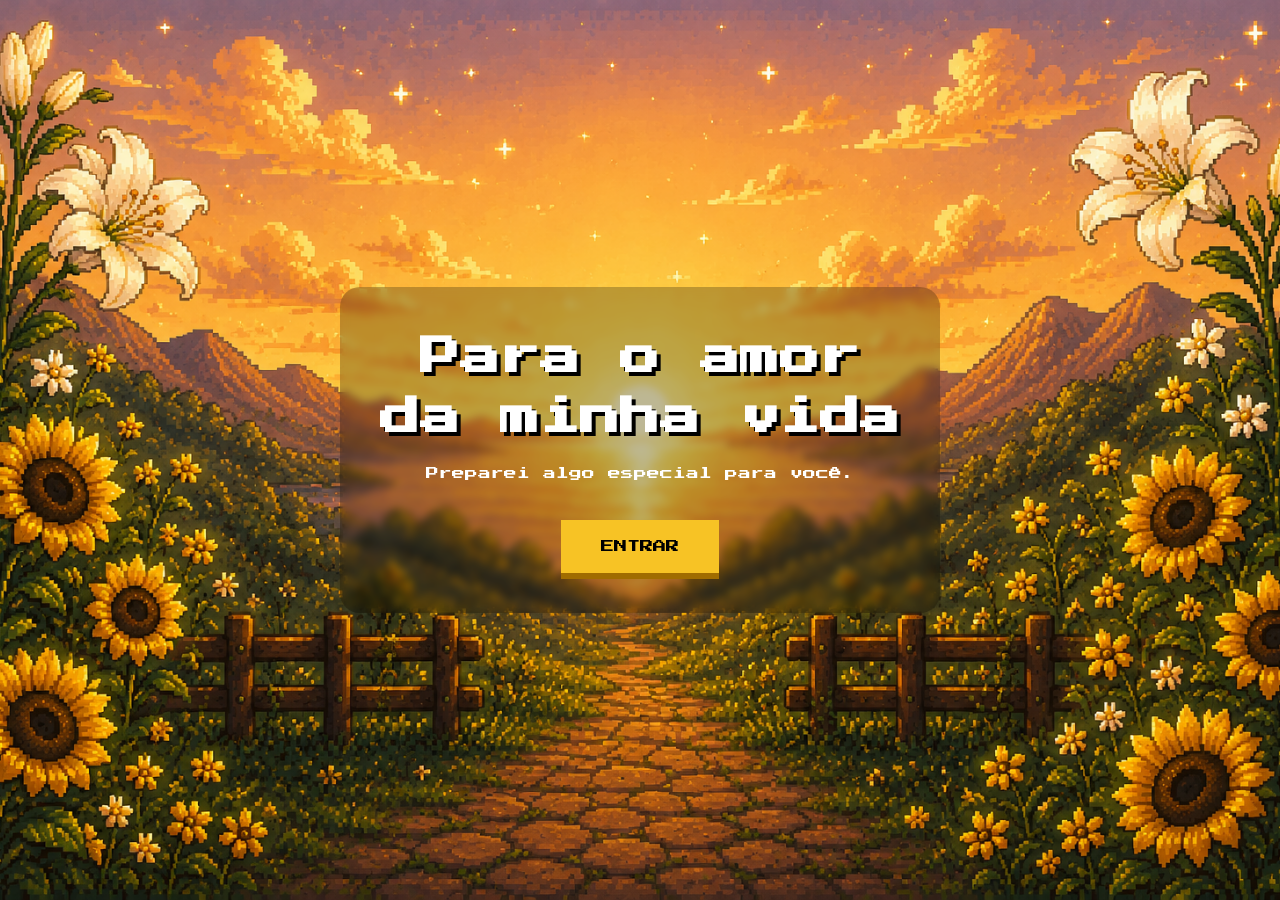
<file: index.html>
<!DOCTYPE html>
<html lang="pt-BR">
<head>
<meta charset="UTF-8">
<meta name="viewport" content="width=device-width, initial-scale=1.0">

<title>Para o Amor da Minha Vida</title>

<link rel="preconnect" href="https://fonts.googleapis.com">
<link href="https://fonts.googleapis.com/css2?family=Press+Start+2P&display=swap" rel="stylesheet">

<link rel="stylesheet" href="style.css">
</head>

<body>
    


<div class="overlay">

    <h1>
        Para o amor<br>
        da minha vida 
    </h1>

    <p>
        Preparei algo especial para você.
    </p>

    <button id="entrar">
        ENTRAR
    </button>

</div>

<script src="script.js"></script>

</body>
</html>
</file>
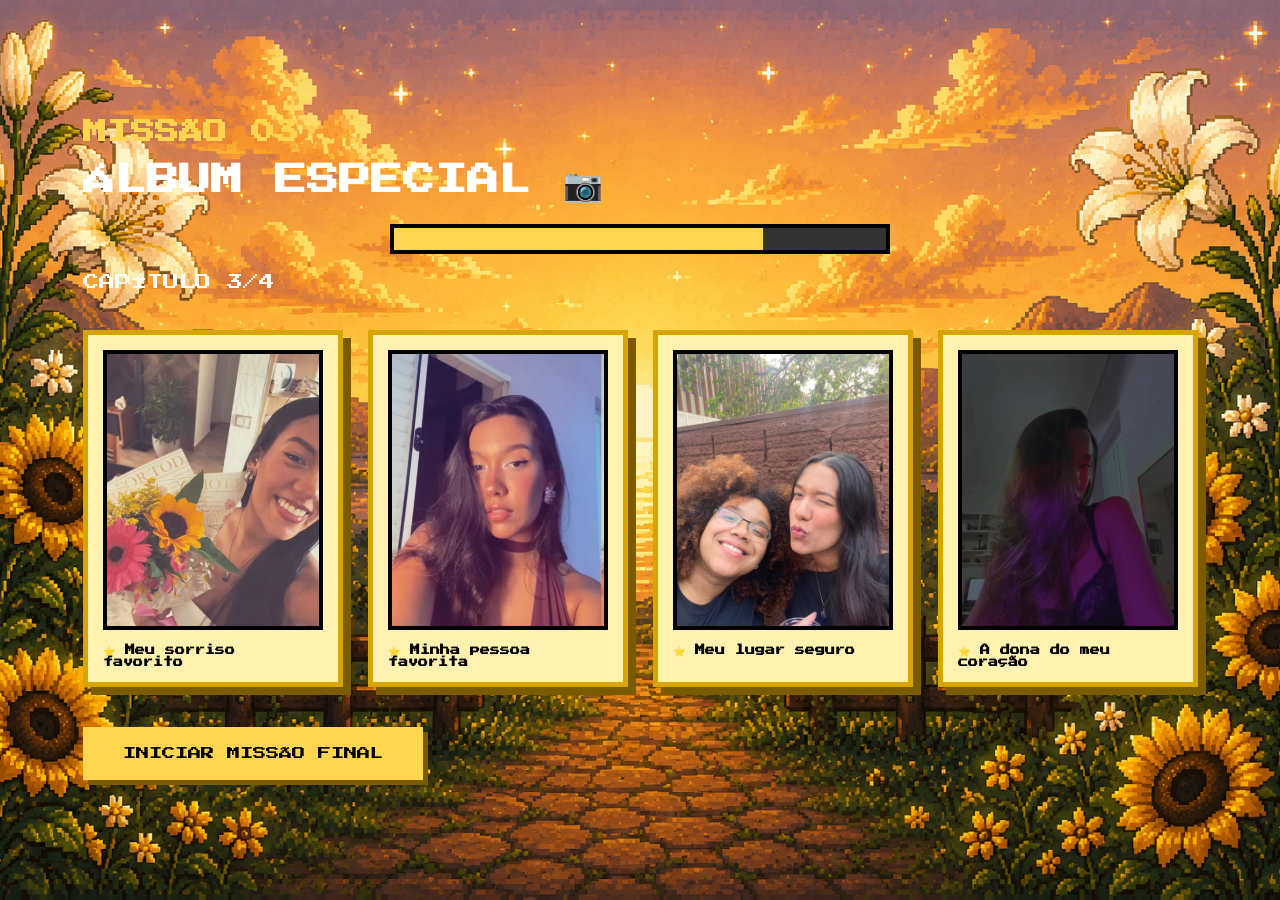
<file: album.html>
<!DOCTYPE html>
<html lang="pt-BR">

<head>

<meta charset="UTF-8">
<meta name="viewport" content="width=device-width, initial-scale=1.0">

<title>Missão 03</title>

<link rel="stylesheet" href="album.css">

<link href="https://fonts.googleapis.com/css2?family=Press+Start+2P&display=swap" rel="stylesheet">

</head>

<body>

<div class="container">

    <h2>MISSÃO 03</h2>

    <h1>ÁLBUM ESPECIAL 📷</h1>

    <div class="progresso">
        <div class="barra"></div>
    </div>

    <p class="capitulo">
        CAPÍTULO 3/4
    </p>

    <div class="galeria">

        <div class="carta">
            <img src="assets/sorriso.jpeg.jpeg">
            <h3>⭐ Meu sorriso favorito</h3>
        </div>

        <div class="carta">
            <img src="assets/minhapessoa.jpeg.jpeg">
            <h3>⭐ Minha pessoa favorita</h3>
        </div>

        <div class="carta">
            <img src="assets/meulugarfavorito.jpeg.jpeg">
            <h3>⭐ Meu lugar seguro</h3>
        </div>

        <div class="carta">
            <img src="assets/adonadomeucoraçao.jpeg.jpeg">
            <h3>⭐ A dona do meu coração</h3>
        </div>

    </div>

    <button onclick="window.location.href='game.html'">
        INICIAR MISSÃO FINAL
    </button>

</div>

</body>
</html>
</file>
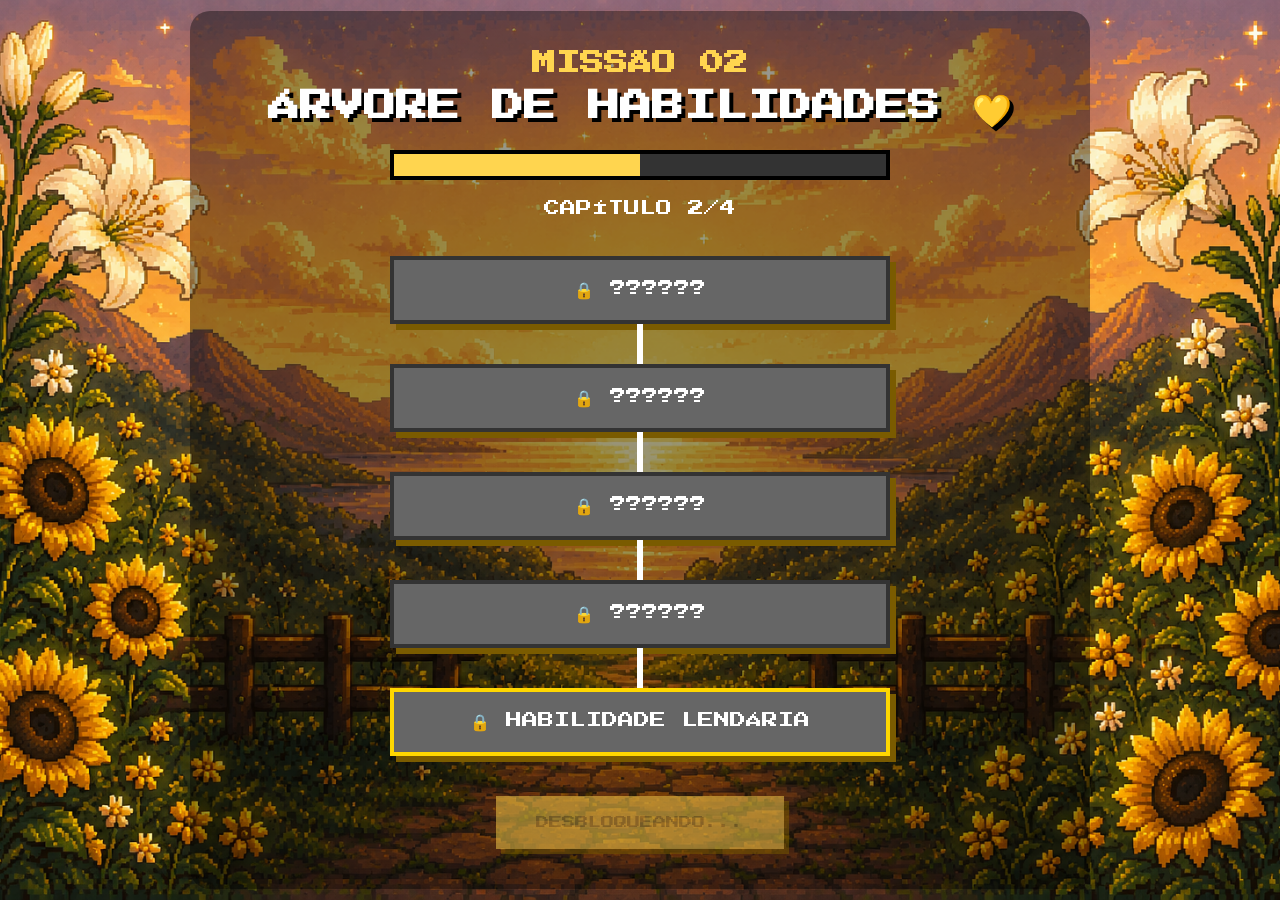
<file: amor.html>
<!DOCTYPE html>
<html lang="pt-BR">

<head>
<meta charset="UTF-8">
<meta name="viewport" content="width=device-width, initial-scale=1.0">

<title>Missão 02</title>

<link rel="stylesheet" href="amor.css">

<link href="https://fonts.googleapis.com/css2?family=Press+Start+2P&display=swap" rel="stylesheet">
</head>

<body>

<div class="container">

    <div class="header">

        <h2>MISSÃO 02</h2>

        <h1>ÁRVORE DE HABILIDADES 💛</h1>

        <div class="progresso">
            <div class="barra"></div>
        </div>

        <p class="capitulo">
            CAPÍTULO 2/4
        </p>

    </div>

    <div class="arvore">

        <div class="skill bloqueada">
            🔒 ??????
        </div>

        <div class="linha"></div>

        <div class="skill bloqueada">
            🔒 ??????
        </div>

        <div class="linha"></div>

        <div class="skill bloqueada">
            🔒 ??????
        </div>

        <div class="linha"></div>

        <div class="skill bloqueada">
            🔒 ??????
        </div>

        <div class="linha"></div>

        <div class="skill bloqueada lendaria">
            🔒 HABILIDADE LENDÁRIA
        </div>

    </div>

    <button id="continuar" disabled>
        DESBLOQUEANDO...
    </button>

</div>

<script src="amor.js"></script>

</body>
</html>
</file>
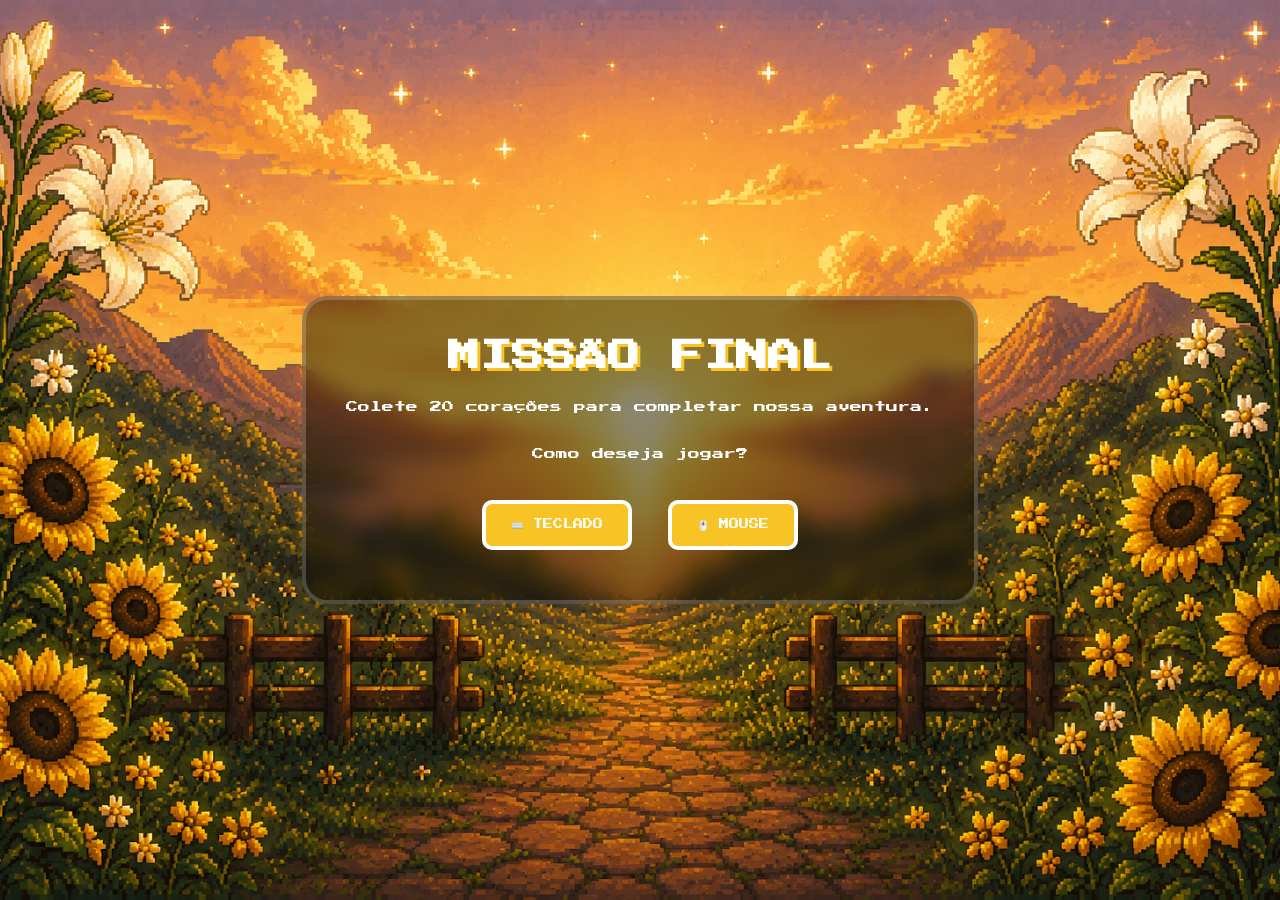
<file: game.html>
<!DOCTYPE html>
<html lang="pt-BR">
<head>
    <meta charset="UTF-8">
    <meta name="viewport" content="width=device-width, initial-scale=1.0">
    <title>Missão Final</title>
    <link rel="stylesheet" href="game.css">
    <link href="https://fonts.googleapis.com/css2?family=Press+Start+2P&display=swap" rel="stylesheet">
</head>
<body>

<div id="startScreen">
    <h1>MISSÃO FINAL</h1>
    <p>Colete 20 corações para completar nossa aventura.</p>
    
    <div id="controlOptions">
        <p>Como deseja jogar?</p>
        <button class="controlBtn" onclick="iniciarJogo('keyboard')">⌨️ TECLADO</button>
        <button class="controlBtn" onclick="iniciarJogo('mouse')">🖱️ MOUSE</button>
    </div>
</div>

<div id="gameContainer">
    <div id="hud">
        ❤️ <span id="score">0</span>/20
    </div>
    <div id="player"></div>
</div>

<div id="final">
    <img src="assets/NosmissãoFinal.jpeg.jpeg">
    <h1>EU TE AMO ❤️</h1>
    <p>Obrigado por completar nossa aventura.</p>

    <button id="restartBtn" onclick="voltarParaInicio()"> Voltar para o inicio da nossa aventura</button>
</div>

<script src="game.js"></script>
</body>
</html>
</file>
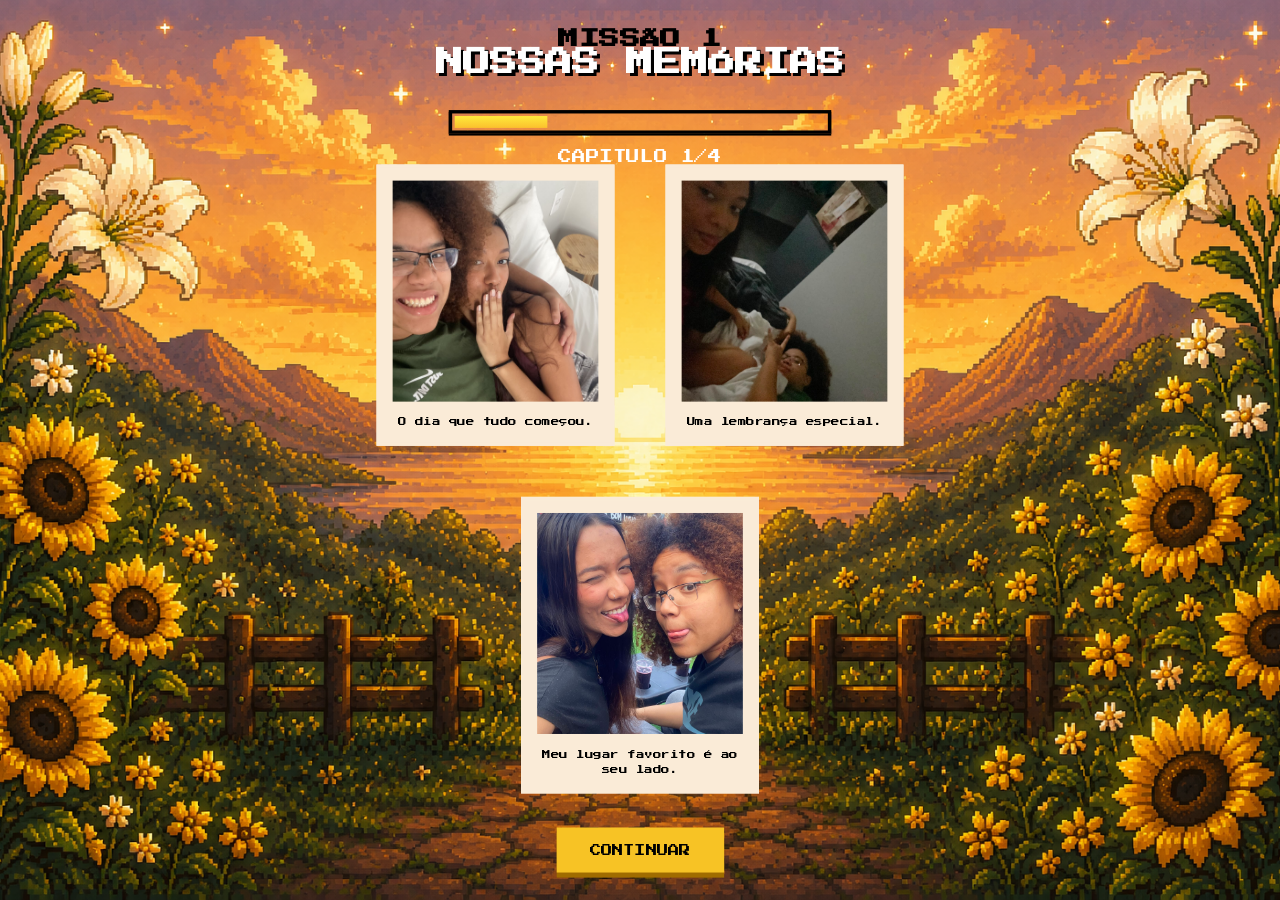
<file: memorias.html>
<!DOCTYPE html>
<html lang="pt-BR">

<head>

<meta charset="UTF-8">

<title>Nossas Memórias</title>

<link rel="stylesheet" href="memorias.css">

<link href="https://fonts.googleapis.com/css2?family=Press+Start+2P&display=swap" rel="stylesheet">

</head>

<body>

<div class="container">

    <H2>MISSÃO 1</H2>
    <h1>NOSSAS MEMÓRIAS</h1>

         <div class="progresso">
            <div class="barra"></div>
        </div>

        <P class="capitulo"> CAPITULO 1/4 </P>
            

    <div class="cards">

        <div class="card">
            <img src="assets/foto1.jpeg">
            <p>O dia que tudo começou.</p>
        </div>

        <div class="card">
            <img src="assets/foto2.jpeg">
            <p>Uma lembrança especial.</p>
        </div>

        <div class="card">
            <img src="assets/foto3.jpeg">
            <p>Meu lugar favorito é ao seu lado.</p>
        </div>

    </div>

    <button onclick="window.location.href='amor.html'">
        CONTINUAR
    </button>

</div>

</body>
</html>
</file>
<file: style.css>
*{
    margin:0;
    padding:0;
    box-sizing:border-box;
}

body{
    min-height: 100vh;
    margin: 0;
    width:100%;


    background-image: url("./assets/Cenario.png.png");
    background-size:cover;
    background-position:center;
    background-repeat: no-repeat;

    display:flex;
    justify-content:center;
    align-items:center;

    font-family:'Press Start 2P', cursive;
}

.overlay{
    text-align:center;

    background:rgba(0,0,0,.25);

    padding:40px;
    border-radius:20px;

    backdrop-filter:blur(4px);
}

h1{
    color:white;
    font-size:2.5rem;
    line-height:1.5;
    text-shadow:4px 4px 0 #000;
}

p{
    margin-top:20px;
    color:white;
    font-size:0.8rem;
}

button{
    margin-top:40px;

    border:none;

    padding:20px 40px;

    background:#f7c325;

    color:#000;

    cursor:pointer;

    font-family:'Press Start 2P', cursive;

    box-shadow:
        0 6px 0 #a06c00;

    transition:.2s;
}

button:hover{
    transform:translateY(-3px);
}
</file>
<file: album.css>
*{
    margin:0;
    padding:0;
    box-sizing:border-box;
}

body{

    min-height:100vh;

    background-image:url("./assets/Cenario.png.png");
    background-size:cover;
    background-position:center;
    background-repeat:no-repeat;

    display:flex;
    justify-content:center;
    align-items:center;

    font-family:'Press Start 2P', cursive;

    overflow-x:hidden;
}
}

.container{

    .container{

    width:95%;
    max-width:1200px;

    padding:40px;

    border-radius:35px;

    background:rgba(255,255,255,.10);

    backdrop-filter:blur(12px);
    -webkit-backdrop-filter:blur(12px);

    border:2px solid rgba(255,255,255,.15);

    box-shadow:
        0 8px 32px rgba(0,0,0,.25);

    text-align:center;
}
}

h2{
    color:#ffd54f;
}

h1{
    color:white;
    margin:20px 0;
}

.progresso{

    width:500px;
    max-width:90%;

    height:30px;

    background:#333;

    border:4px solid black;

    margin:20px auto;
}

.barra{

    width:75%;

    height:100%;

    background:#ffd54f;
}

.capitulo{

    color:white;

    margin-bottom:40px;
}

.galeria{

    display:flex;

    justify-content:center;

    flex-wrap:wrap;

    gap:25px;
}

.carta{

    width:260px;

    background:#fff2b0;

    border:5px solid #d8a400;

    padding:15px;

    box-shadow:8px 8px 0 #7a5b00;

    transition:.3s;
}

.carta:hover{

    transform:translateY(-10px);
}

.carta img{

    width:100%;

    height:280px;

    object-fit:cover;

    border:4px solid black;
}

.carta h3{

    margin-top:15px;

    font-size:10px;
}

button{

    margin-top:40px;

    padding:20px 40px;

    border:none;

    background:#ffd54f;

    cursor:pointer;

    font-family:'Press Start 2P', cursive;

    box-shadow:5px 5px 0 #7a5b00;
}
</file>
<file: amor.css>
*{
    margin:0;
    padding:0;
    box-sizing:border-box;
}

body{

    min-height:100vh;

    background-image:url("./assets/Cenario.png.png");
    background-size:cover;
    background-position:center;
    background-repeat:no-repeat;

    display:flex;
    justify-content:center;
    align-items:center;

    font-family:'Press Start 2P', cursive;
}


.container{

    width:90%;
    max-width:900px;

    text-align:center;

    background:rgba(0,0,0,.4);

    padding:40px;

    border-radius:20px;
}

.header h2{

    color:#ffd54f;
    margin-bottom:15px;
}

.header h1{

    color:white;
    margin-bottom:20px;

    text-shadow:4px 4px 0 black;
}

.progresso{

    width:500px;
    max-width:90%;

    height:30px;

    background:#333;

    border:4px solid black;

    margin:20px auto;
}

.barra{

    width:50%;
    height:100%;

    background:#ffd54f;
}

.capitulo{

    color:white;

    margin-bottom:40px;
}

.arvore{

    display:flex;
    flex-direction:column;
    align-items:center;
}

.skill{

    width:500px;
    max-width:90%;

    padding:20px;

    background:#fff2b0;

    border:4px solid #d8a400;

    box-shadow:6px 6px 0 #7a5b00;

    transition:.5s;
}

.bloqueada{

    background:#666;
    color:white;
    border-color:#333;
}

.linha{

    width:6px;
    height:40px;

    background:white;
}

.desbloqueada{

    animation:brilho .8s;
}

.lendaria{

    border:4px solid gold;
}

button{

    margin-top:40px;

    padding:20px 40px;

    border:none;

    background:#ffd54f;

    font-family:'Press Start 2P', cursive;

    cursor:pointer;

    box-shadow:5px 5px 0 #7a5b00;
}

button:disabled{

    opacity:.5;
}

@keyframes brilho{

    0%{
        transform:scale(.8);
    }

    50%{
        transform:scale(1.08);
    }

    100%{
        transform:scale(1);
    }
}
</file>
<file: game.css>
* {
    margin: 0;
    padding: 0;
    box-sizing: border-box;
}

body {
    min-height: 100vh;
    background-image: url("./assets/Cenario.png.png");
    background-size: cover;
    background-position: center;
    display: flex;
    justify-content: center;
    align-items: center;
    font-family: 'Press Start 2P', cursive;
    overflow: hidden; /* Evita barras de rolagem indesejadas */
    user-select: none;
}

#startScreen {
    text-align: center;
    background: rgba(0, 0, 0, .45); /* Escureci um pouquinho para dar mais leitura à fonte branca */
    backdrop-filter: blur(10px);
    padding: 40px;
    border-radius: 25px;
    color: white;
    border: 4px solid rgba(255, 255, 255, 0.2); /* Bordinha sutil */
}

#startScreen h1 {
    margin-bottom: 25px;
    text-shadow: 3px 3px 0px #f7c325;
}

#startScreen p {
    margin-bottom: 25px;
    line-height: 1.8;
    font-size: 12px;
}

#startBtn {
    padding: 20px 40px;
    cursor: pointer;
    font-family: 'Press Start 2P', cursive;
    background-color: #f7c325;
    color: white;
    border: 4px solid white;
    border-radius: 10px;
    transition: transform 0.2s;
}

#startBtn:hover {
    transform: scale(1.05);
    background-color: #f7c325;
}

#gameContainer {
    display: none; /* O JS vai mudar para 'block' ao iniciar */
    width: 900px;
    height: 500px;
    position: relative;
    background: rgba(0, 0, 0, .15);
    backdrop-filter: blur(10px);
    border-radius: 25px;
    border: 4px solid rgba(255, 255, 255, 0.2);
    overflow: hidden;
}

#hud {
    position: absolute;
    top: 20px;
    left: 20px;
    color: white;
    z-index: 100;
    background: rgba(0, 0, 0, 0.5);
    padding: 8px 15px;
    border-radius: 10px;
}

#player {
    position: absolute;
    bottom: 20px;
    left: 418px; /* Centralizado perfeitamente ( (900 - 64) / 2 ) */
    width: 100px;
    height: 100px;
    background-image: url("./assets/Player.png.png");
    background-size: cover;
}

.coracao {
    position: absolute;
    font-size: 32px;
    z-index: 10;
}

#final {
    position: fixed;
    inset: 0;
    background: rgba(0, 0, 0, .9);
    display: none; /* O JS vai mudar para 'flex' no final */
    flex-direction: column;
    justify-content: center;
    align-items: center;
    color: white;
    text-align: center;
    z-index: 1000;
}

#final h1 {
    text-shadow: 4px 4px 0px#f7c325;
    margin-bottom: 15px;
}

#final img {
    width: 300px;
    height: 300px;
    object-fit: cover;
    border-radius: 20px;
    margin-bottom: 30px;
    border: 6px solid white;
    animation: pulsar 2s infinite ease-in-out;
}

/* 🌟 ANIMAÇÕES NOVAS PARA A EXPLOSÃO E EFEITOS 🌟 */

@keyframes pulsar {
    0%, 100% { transform: scale(1); }
    50% { transform: scale(1.05); }
}

.particula {
    position: absolute;
    pointer-events: none;
    font-size: 24px;
    z-index: 500;
    animation: explodir 1s forwards cubic-bezier(0.1, 0.8, 0.3, 1);
}

@keyframes explodir {
    0% {
        transform: translate(0, 0) scale(1);
        opacity: 1;
    }
    100% {
        transform: translate(var(--x), var(--y)) scale(0.3);
        opacity: 0;
    }
}

.controlBtn {
    padding: 15px 25px;
    margin: 10px;
    cursor: pointer;
    font-family: 'Press Start 2P', cursive;
    background-color: #f7c325;
    color: white;
    border: 4px solid white;
    border-radius: 10px;
    transition: transform 0.2s;
    font-size: 10px;
}

.controlBtn:hover {
    transform: scale(1.05);
}

#restartBtn {
    margin-top: 20px;
    padding: 15px 30px;
    font-family: 'Press Start 2P', cursive;
    background-color: #f7c325;
    color: white;
    border: 4px solid white;
    border-radius: 10px;
    cursor: pointer;
    font-size: 10px; /* Ajuste o tamanho da fonte se necessário */
    transition: transform 0.2s;
}

#restartBtn:hover {
    transform: scale(1.05);
}
</file>
<file: memorias.css>
*{
    margin:0;
    padding:0;
    box-sizing:border-box;
}

body {
    height: 100vh;
    margin: 0;
    padding: 5px;
    overflow: hidden;

    background-image: url("./assets/Cenario.png.png");
    background-size: cover;
    background-position: center;

    font-family: 'Press Start 2P', cursive;

    display: flex;
    justify-content: center;
    align-items: center;
}


.container {
    width: 100%;
    max-width: 750px;

    text-align: center;

    transform: scale(0.85); /* 👈 principal redução */
    transform-origin: center;
}

h1{

    color:white;

    margin-bottom:40px;

    text-shadow:4px 4px 0 black;
}

.cards {
    display: flex;
    justify-content: center;
    gap: 60px;
    flex-wrap: wrap;
}

.card {
    width: 280px; /* menor */
    background-color: antiquewhite;
    padding: 15px;
    border: 4px solid  antiquewhite;
    transition: transform 0.3s ease; 

}



.card:hover{

    transform:translateY(-10px);
}

.card img{

    width:100%;
    height:260px;

    object-fit:cover;

    border:none;
}

.card p{

    margin-top:15px;

    font-size:10px;

    line-height:18px;

    color: #000;
}

button{
    margin-top:40px;

    border:none;

    padding:20px 40px;

    background:#f7c325;

    color:#000;

    cursor:pointer;

    font-family:'Press Start 2P', cursive;

    box-shadow:
        0 6px 0 #a06c00;

    transition:.2s;

}

.progresso {
    width: 100%;
    max-width: 450px;
    height: 28px;
    margin: 20px auto;
    border: 4px solid #000;
    padding: 3px;
    box-shadow: 0 2px 0 #000;

}
.barra{
    width:25%;
    height:100%;

    background: linear-gradient(to bottom, #ffeb3b, #fbc02d);
}

.capitulo{
    color:white;
    margin-top:10px;
}
</file>
